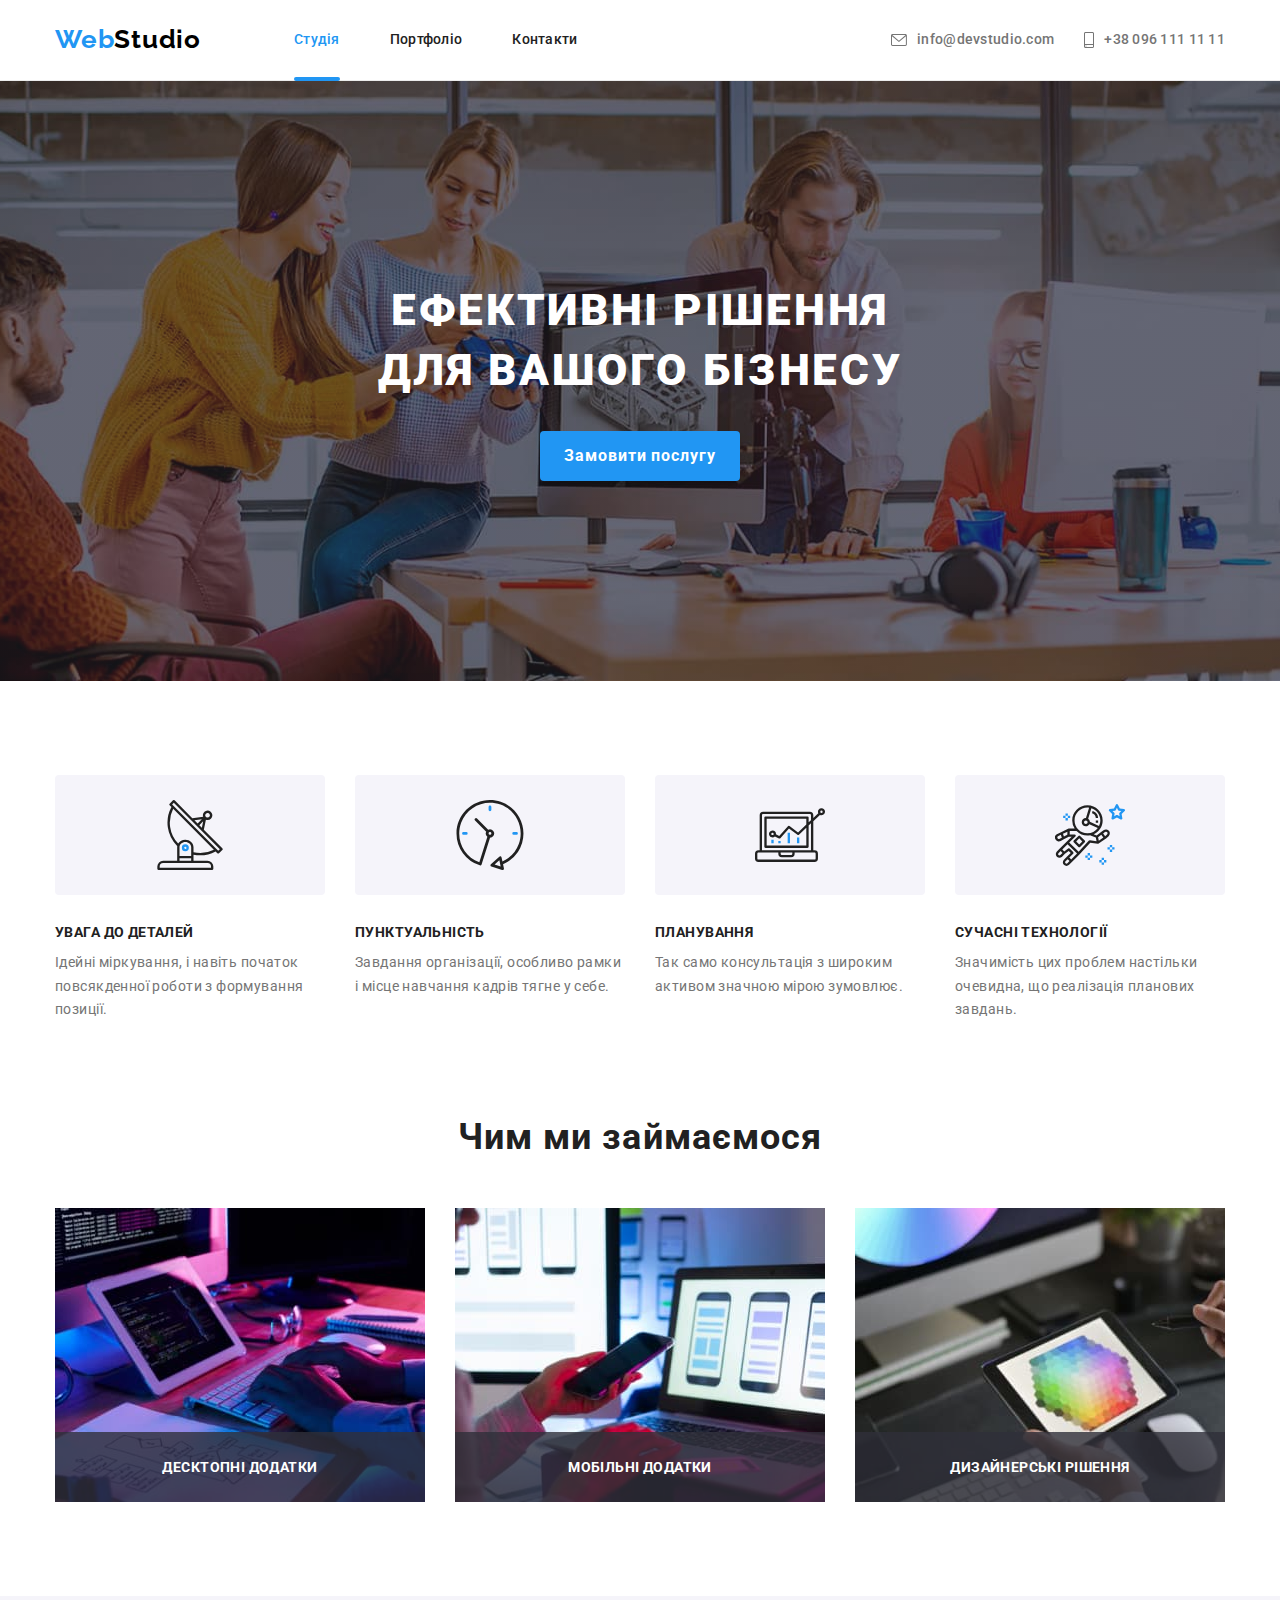
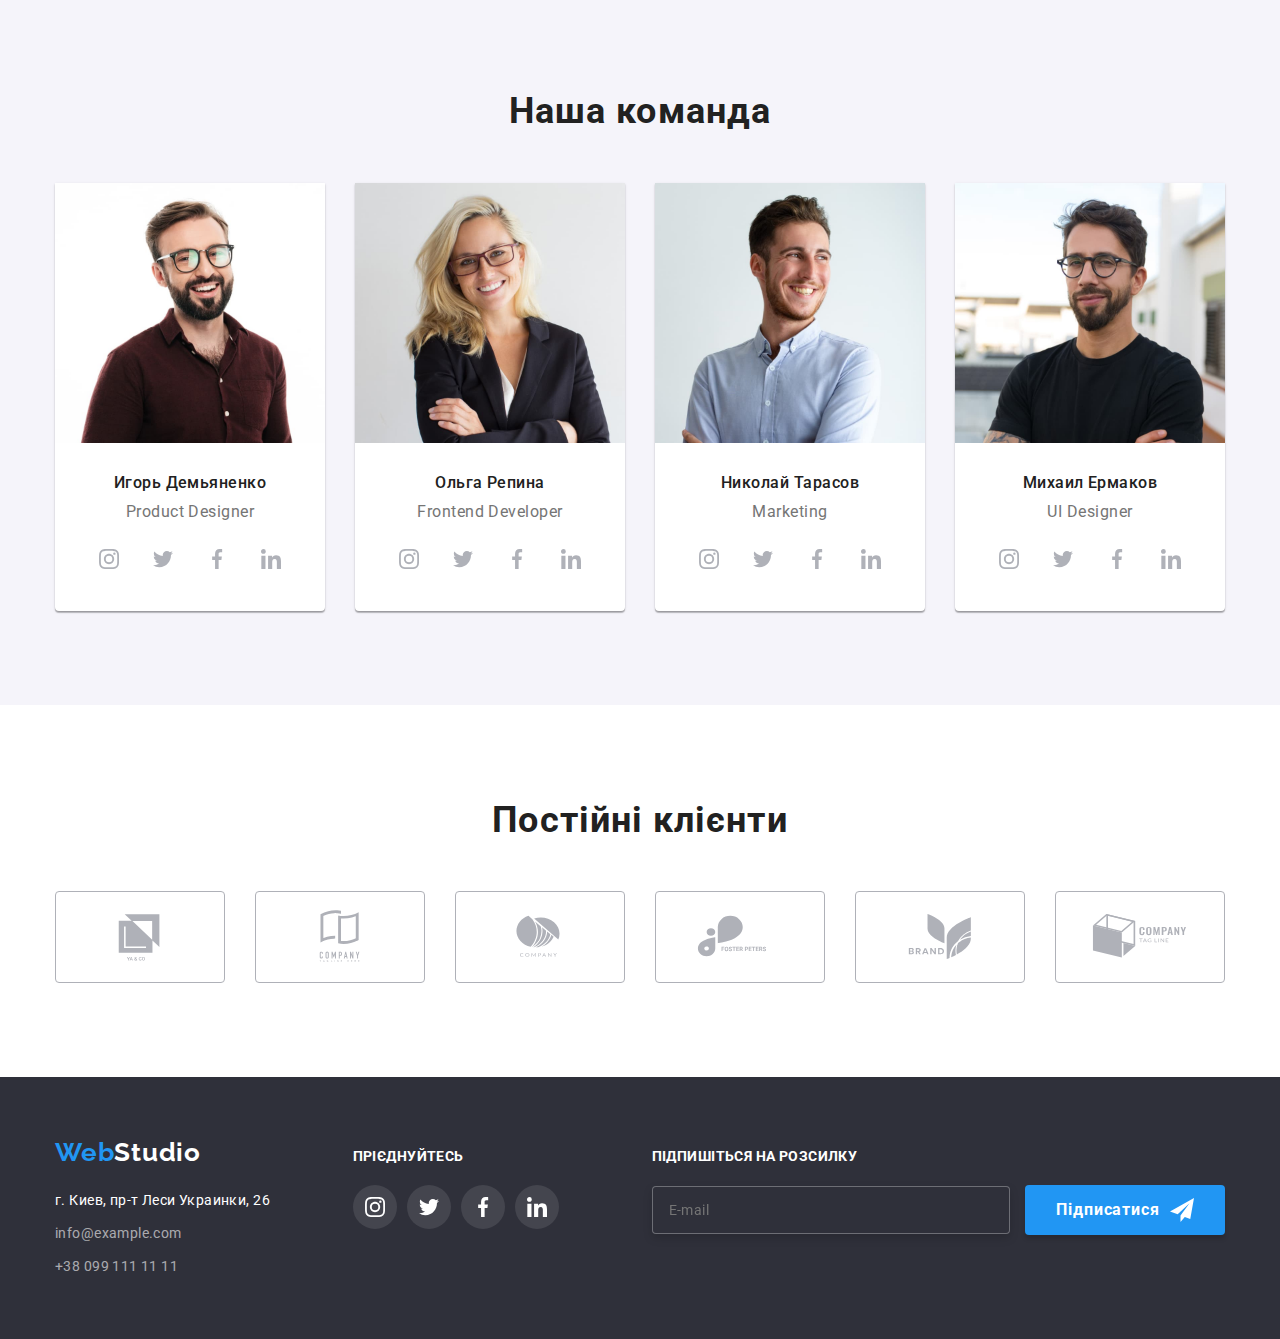
<file: index.html>
<!DOCTYPE html>
<html lang="ua">
<head>
    <meta charset="UTF-8">
    <meta http-equiv="X-UA-Compatible" content="IE=edge">
    <meta name="viewport" content="width=device-width, initial-scale=1.0">
    <title lang="en">HOME WORK 7</title>
    <link href="https://fonts.googleapis.com/css2?family=Raleway:wght@700&family=Roboto:wght@400;500;700;900&display=swap" rel="stylesheet">
    <link rel="stylesheet" href="./css/main.min.css">
</head>
<body>
    <header class="header">
        <div class=" header__container container">
            <nav class="main-nav">
              <a href="/" lang="en" class="logo logo__header">
                  <span class="logo__first-part">Web</span>Studio
              </a>
          
              <ul class="site-nav">
                  <li class="site-nav__item"><a href="./index.html" class="site-nav__link site-nav__link--current">Студія</a></li>
                  <li class="site-nav__item"><a href="./portfolio.html" class="site-nav__link">Портфоліо</a></li>
                  <li class="site-nav__item"><a href="" class="site-nav__link">Контакти</a></li>
              </ul>
            </nav>
              <ul class="contact-nav">
                  <li class="contact-nav__item">
                    <a href="mailto:info@devstudio.com" class="contact-nav__link">
                    <svg class="contact-nav__icon" width="16px" height="12px">
                        <use href="./images/icons.svg#icon-envelope"> </use>
                    </svg>
                    info@devstudio.com</a></li>
                  <li class="contact-nav__item">
                    <a href="tel:+380961111111" class="contact-nav__link">
                    <svg class="contact-nav__icon" width="10px" height="16px">
                    <use href="./images/icons.svg#icon-smartphone"> </use>
                </svg>
                    +38 096 111 11 11</a></li>
              </ul>
            </div>
    </header>
    
    <main>
        <section class="hero">
            <div class="container">
                <h1 class="hero__title">Ефективні рішення<br> для вашого бізнесу</h1>
                <button type="button" class="button" data-modal-open>Замовити послугу</button>
            </div>   
        </section>
        
            <!--Секція особливостей-->
        <section class="section">
            <div class="container">
                <!--we will hide this title later-->
                <h2 class="visually-hidden">Особливості</h2>
                <ul class="features">
                    <li class="features__item">
                        <div class="features__icon-box">
                        <svg width="70px" height="70px">
                            <use href="./images/icons.svg#icon-antenna"></use>
                        </svg>
                        </div>
                        <h3 class="features__title">Увага до деталей</h3>
                        <p>Ідейні міркування, і навіть початок повсякденної роботи з формування позиції.</p>
                    </li>
                    <li class="features__item">
                        <div class="features__icon-box">
                            <svg width="70px" height="70px">
                                <use href="./images/icons.svg#icon-clock"></use>
                            </svg>
                        </div>
                        <h3 class="features__title">Пунктуальність</h3>
                        <p>Завдання організації, особливо рамки і місце навчання кадрів тягне у себе.</p>
                    </li>
                    <li class="features__item">
                        <div class="features__icon-box">
                            <svg width="70px" height="70px">
                                <use href="./images/icons.svg#icon-diagram"></use>
                            </svg>
                        </div>
                        <h3 class="features__title">Планування</h3>
                        <p>Так само консультація з широким активом значною мірою зумовлює.</p>
                    </li>
                    <li class="features__item">
                        <div class="features__icon-box">
                            <svg width="70px" height="70px">
                                <use href="./images/icons.svg#icon-astronaut"></use>
                            </svg>
                        </div>
                        <h3 class="features__title">Сучасні технології</h3>
                        <p>Значимість цих проблем настільки очевидна, що реалізація планових завдань.</p>
                    </li>
                </ul>
            </div>
        </section>
    <!--Секція з прикладами робот -->
        <section class="section section--without-top-padding">
            <div class="container">
                 <h2 class="section__title">Чим ми займаємося</h2>
                <ul class="work-list">
                    <li class="work-list__item">
                        <div class="work-list__meta">
                        <img src="./images/design_for_pc.jpg" alt="Десктопні додатки" width="370">
                        <p class="work-list__title">Десктопні додатки</p>
                        </div>
                    </li>
                    <li class="work-list__item">
                        <div class="work-list__meta">
                        <img src="./images/design_for_smartphone.jpg" alt="Мобільні додатки" width="370">
                        <p class="work-list__title">Мобільні додатки</p>
                    </div>
                    </li>
                    <li class="work-list__item">
                        <div class="work-list__meta">
                        <img src="./images/design_for_tablet.jpg" alt="Дизайнерські рішення" width="370">
                        <p class="work-list__title">Дизайнерські рішення</p>
                    </div>
                    </li>
                </ul>
            </div>
        </section>

        <!--Секція команди-->
        <section class="section section--second-background">
            <div class="container">
                <h2 class="section__title">Наша команда</h2>
                <ul class="team-list">
                    <li class="team-list__item">
                        <img src="./images/igor.jpg" alt="Игорь Демьяненко" width="270">
                        <div class="team-list__content">
                            <h3 class="team-list__title" lang="ru">Игорь Демьяненко</h3>
                            <p lang="en">Product Designer</p>
                            <ul class="social-network social-network--team">
                                <li class="social-network__item">
                                    <a href="https://www.instagram.com/" class="social-network__link social-network__link--team" aria-label="Інстаграм">
                                        <svg width="20px" height="20px">
                                            <use href="./images/icons.svg#icon-instagram"></use>
                                        </svg>
                                    </a>
                                </li>
                                <li class="social-network__item">
                                    <a href="https://twitter.com/" class="social-network__link social-network__link--team" aria-label="Твіттер">
                                        <svg width="20px" height="20px">
                                            <use href="./images/icons.svg#icon-twitter"> </use>
                                        </svg>
            
                                    </a>
                                </li>
                                <li class="social-network__item">
                                    <a href="https://www.facebook.com/" class="social-network__link social-network__link--team" aria-label="Фейсбук">
                                        <svg width="20px" height="20px">
                                            <use href="./images/icons.svg#icon-facebook"> </use>
                                        </svg>
                                    </a>
                                </li>
                                <li class="social-network__item">
                                    <a href="https://www.linkedin.com/" class="social-network__link social-network__link--team" aria-label="Лінкедін">
                                        <svg width="20px" height="20px">
                                            <use href="./images/icons.svg#icon-linkedin"> </use>
                                        </svg>
                                    </a>
                                </li>
                            </ul>
                        </div>
                    </li>
                    <li class="team-list__item">
                        <img src="./images/olga.jpg" alt="Ольга Репина" width="270">
                        <div class="team-list__content">
                            <h3 class="team-list__title" lang="ru">Ольга Репина</h3>
                            <p lang="en">Frontend Developer</p>
                            <ul class="social-network social-network--team">
                                <li class="social-network__item">
                                    <a href="https://www.instagram.com/" class="social-network__link social-network__link--team" aria-label="Інстаграм">
                                        <svg width="20px" height="20px">
                                            <use href="./images/icons.svg#icon-instagram"></use>
                                        </svg>
                                    </a>
                                </li>
                                <li class="social-network__item">
                                    <a href="https://twitter.com/" class="social-network__link social-network__link--team" aria-label="Твіттер">
                                        <svg width="20px" height="20px">
                                            <use href="./images/icons.svg#icon-twitter"> </use>
                                        </svg>
            
                                    </a>
                                </li>
                                <li class="social-network__item">
                                    <a href="https://www.facebook.com/" class="social-network__link social-network__link--team" aria-label="Фейсбук">
                                        <svg width="20px" height="20px">
                                            <use href="./images/icons.svg#icon-facebook"> </use>
                                        </svg>
                                    </a>
                                </li>
                                <li class="social-network__item">
                                    <a href="https://www.linkedin.com/" class="social-network__link social-network__link--team" aria-label="Лінкедін">
                                        <svg width="20px" height="20px">
                                            <use href="./images/icons.svg#icon-linkedin"> </use>
                                        </svg>
                                    </a>
                                </li>
                            </ul>
                        </div></li>
                    <li class="team-list__item">
                        <img src="./images/nikolay.jpg" alt="Николай Тарасов" width="270">
                        <div class="team-list__content">
                            <h3 class="team-list__title" lang="ru">Николай Тарасов</h3>
                            <p lang="en">Marketing</p>
                            <ul class="social-network social-network--team">
                                <li class="social-network__item">
                                    <a href="https://www.instagram.com/" class="social-network__link social-network__link--team" aria-label="Інстаграм">
                                        <svg width="20px" height="20px">
                                            <use href="./images/icons.svg#icon-instagram"></use>
                                        </svg>
                                    </a>
                                </li>
                                <li class="social-network__item">
                                    <a href="https://twitter.com/" class="social-network__link social-network__link--team" aria-label="Твіттер">
                                        <svg width="20px" height="20px">
                                            <use href="./images/icons.svg#icon-twitter"> </use>
                                        </svg>
            
                                    </a>
                                </li>
                                <li class="social-network__item">
                                    <a href="https://www.facebook.com/" class="social-network__link social-network__link--team" aria-label="Фейсбук">
                                        <svg width="20px" height="20px">
                                            <use href="./images/icons.svg#icon-facebook"> </use>
                                        </svg>
                                    </a>
                                </li>
                                <li class="social-network__item">
                                    <a href="https://www.linkedin.com/" class="social-network__link social-network__link--team" aria-label="Лінкедін">
                                        <svg width="20px" height="20px">
                                            <use href="./images/icons.svg#icon-linkedin"> </use>
                                        </svg>
                                    </a>
                                </li>
                            </ul>
                        </div></li>
                    <li class="team-list__item">
                        <img src="./images/mikhail.jpg" alt="Михаил Ермаков" width="270">
                        <div class="team-list__content">
                            <h3 class="team-list__title" lang="ru">Михаил Ермаков</h3>
                            <p lang="en">UI Designer</p>
                            <ul class="social-network social-network--team">
                                <li class="social-network__item">
                                    <a href="https://www.instagram.com/" class="social-network__link social-network__link--team" aria-label="Інстаграм">
                                        <svg width="20px" height="20px">
                                            <use href="./images/icons.svg#icon-instagram"></use>
                                        </svg>
                                    </a>
                                </li>
                                <li class="social-network__item">
                                    <a href="https://twitter.com/" class="social-network__link social-network__link--team" aria-label="Твіттер">
                                        <svg width="20px" height="20px">
                                            <use href="./images/icons.svg#icon-twitter"> </use>
                                        </svg>
            
                                    </a>
                                </li>
                                <li class="social-network__item">
                                    <a href="https://www.facebook.com/" class="social-network__link social-network__link--team" aria-label="Фейсбук">
                                        <svg width="20px" height="20px">
                                            <use href="./images/icons.svg#icon-facebook"> </use>
                                        </svg>
                                    </a>
                                </li>
                                <li class="social-network__item">
                                    <a href="https://www.linkedin.com/" class="social-network__link social-network__link--team" aria-label="Лінкедін">
                                        <svg width="20px" height="20px">
                                            <use href="./images/icons.svg#icon-linkedin"> </use>
                                        </svg>
                                    </a>
                                </li>
                            </ul>
                        </div></li>
                </ul>
            </div>
        </section>
        <!--Секція постійних клієнтів-->
        <section class="section">
            <div class="container">
                <h2 class="section__title">Постійні клієнти</h2>   
                <ul class="clients">
                    <li class="clients__item">
                        <a href="/" class="clients__link">
                            <svg width="106px" height="60px">
                                <use href="./images/icons.svg#icon-Logo_first_client"></use>
                            </svg>
                    </a></li>
                    <li class="clients__item">
                        <a href="/" class="clients__link">
                            <svg width="106px" height="60px">
                                <use href="./images/icons.svg#icon-Logo_second_client"></use>
                            </svg>
                    </a>
                    </li>
                    <li class="clients__item">
                        <a href="/" class="clients__link">
                            <svg width="106px" height="60px">
                                <use href="./images/icons.svg#icon-Logo_third_client"></use>
                            </svg>
                    </a>
                    </li>
                    <li class="clients__item">
                        <a href="/" class="clients__link">
                            <svg width="106px" height="60px">
                                <use href="./images/icons.svg#icon-Logo_fourth_client"></use>
                            </svg>
                    </a>
                    </li>
                    <li class="clients__item">
                        <a href="/" class="clients__link">
                            <svg width="106px" height="60px">
                                <use href="./images/icons.svg#icon-Logo_fifth_client"></use>
                            </svg>
                    </a>
                    </li>
                    <li class="clients__item">
                        <a href="/" class="clients__link">
                            <svg width="106px" height="60px">
                                <use href="./images/icons.svg#icon-Logo_sixth_client"></use>
                            </svg>
                    </a>
                    </li>
                </ul>
            </div>
        </section>

    </main>

    <!--Футер-->
    <footer class="footer">
        <div class="container container--footer">
            <div class="contacts">
            <a href="/" lang="en" class="logo logo__footer" aria-label="Название компании клиента">
                <span class="logo__first-part">Web</span>Studio
            </a>
            <address class="address">
                <ul class="address__list">
                    <li class="address__item"><p>г. Киев, пр-т Леси Украинки, 26</p></li>
                    <li class="address__item"><a href="mailto:info@example.com" class="address__contact">info@example.com</a></li>
                    <li class="address__item"><a href="tel:+380991111111" class="address__contact">+38 099 111 11 11</a></li>
                </ul>
            </address>
            </div>
        
            <div class="footer-social">
                <h3 class="footer-social__title">Прієднуйтесь</h3>
                    <ul class="social-network">
                        <li class="social-network__item">
                            <a href="https://www.instagram.com/" class="social-network__link social-network__link--footer" aria-label="Інстаграм">
                                <svg width="20px" height="20px">
                                    <use href="./images/icons.svg#icon-instagram_footer"></use>
                                </svg>
                            </a>
                        </li>
                        <li class="social-network__item">
                            <a href="https://twitter.com/" class="social-network__link social-network__link--footer" aria-label="Твіттер">
                                <svg width="20px" height="20px">
                                    <use href="./images/icons.svg#icon-twitter_footer"> </use>
                                </svg>

                            </a>
                        </li>
                        <li class="social-network__item">
                            <a href="https://www.facebook.com/" class="social-network__link social-network__link--footer" aria-label="Фейсбук">
                                <svg width="20px" height="20px">
                                    <use href="./images/icons.svg#icon-facebook_footer"> </use>
                                </svg>
                            </a>
                        </li>
                        <li class="social-network__item">
                            <a href="https://www.linkedin.com/" class="social-network__link social-network__link--footer" aria-label="Лінкедін">
                                <svg width="20px" height="20px">
                                    <use href="./images/icons.svg#icon-linkedin_footer"> </use>
                                </svg>
                            </a>
                        </li>
                    </ul>
            </div>
            <div>
                <h3 class="footer-social__title">Підпишіться на розсилку</h3>
                <form class="subscription">
                    <label class="subscription__label">
                    <input type="email" class="subscription__mail-input" name="email" placeholder="E-mail"/>
                    </label>
                    <button type="submit" class="button button--footer">
                        <span class="button__text"> Підписатися
                            <svg class="button__icon" width="24px" height="24px">
                                <use href="./images/icons.svg#icon-send"> </use>
                            </svg>
                        </span>
                    </button>
                  </form>
            </div>
        </div>    
    </footer>

    <!--Модальне вікно -->
<div class="backdrop is-hidden" data-modal>
   
    <div class="modal">
        <h3 class="modal__title">Залиште свої дані, ми вам передзвонимо</h3>
            <button type="button"  class="modal__close-button" data-modal-close>
                <svg class="modal__close-icon" width="30px" height="30px">
                    <use href="./images/icons.svg#close-btn"></use>
                </svg>
            </button>
            
            <form class="contact-form">
                
                <label class="contact-form__field">
                    Ім'я
                    <input type="text" name="name" class="contact-form__input">
                    <svg class="contact-form__icon" width="18px" height="18px">
                        <use href="./images/icons.svg#icon-person"> </use>
                    </svg>
                </label>
                <label class="contact-form__field">
                    Телефон
                    <input type="tel" name="tel" class="contact-form__input">
                    <svg class="contact-form__icon" width="18px" height="18px">
                        <use href="./images/icons.svg#icon-phone"> </use>
                    </svg>
                </label>
                <label class="contact-form__field">Пошта
                    <input type="email" name="mail" class="contact-form__input">
                    <svg class="contact-form__icon" width="18px" height="18px">
                        <use href="./images/icons.svg#icon-mail"> </use>
                    </svg>
                </label>
                <label class="contact-form__field">Коментар
                    <textarea class="contact-form__comment" rows="7" name="comment" placeholder="Введіть текст"></textarea>
                </label>
                <label class="contact-form__agreement">
                    <input class="contact-form__checkbox visually-hidden" type="checkbox" name="agreement" value="agreement">
                    <span class="contact-form__custom-checkbox">
                        <svg class="contact-form__custom-icon" width="16px" height="15px">
                            <use href="./images/icons.svg#icon-check"> </use>
                        </svg>
                    </span>
                    Погоджуюся з розсилкою та приймаю&nbsp;<a href="" class="contact-form__agreement-link"> Умови договору</a>
                </label>
                <button type="submit" class="button button--form">
                    Відправити
                </button>
            </form>
    </div>
</div>
<script src="./js/modal.js"></script>
</body>
</html>
</file>
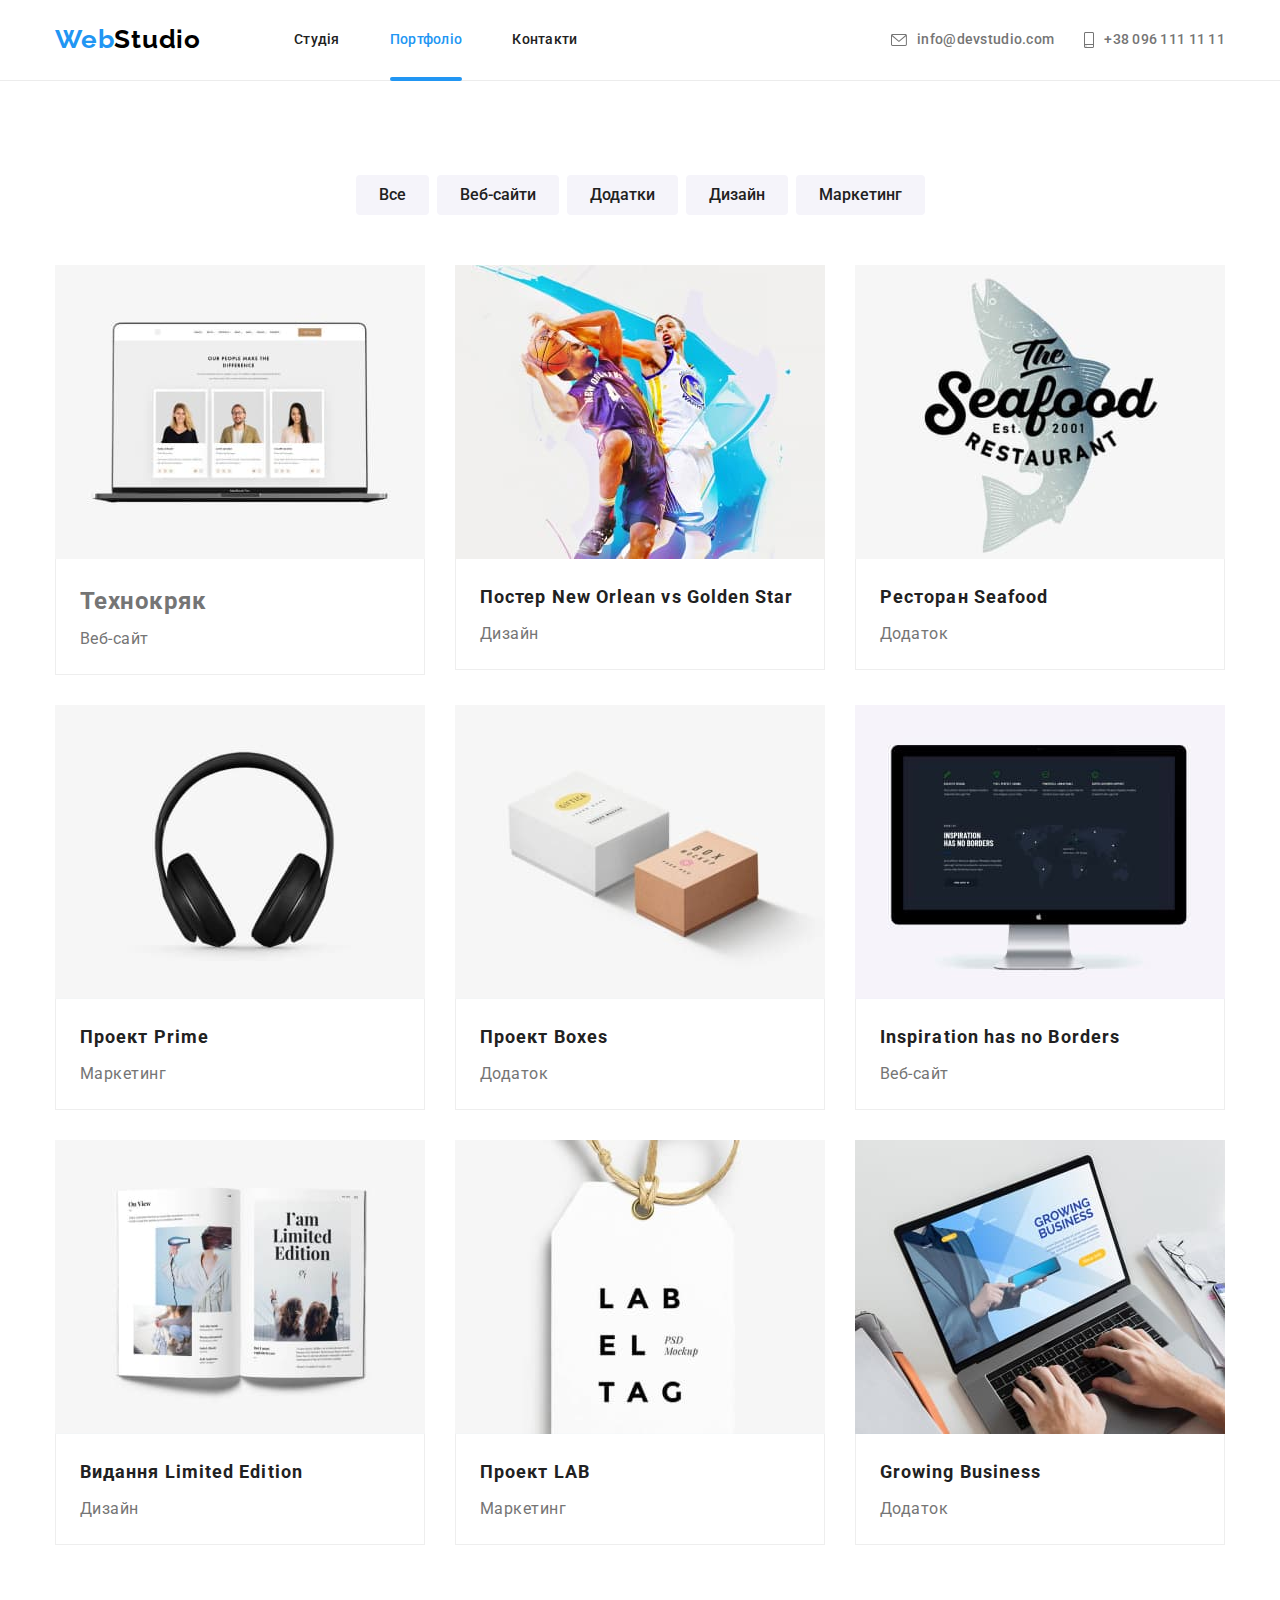
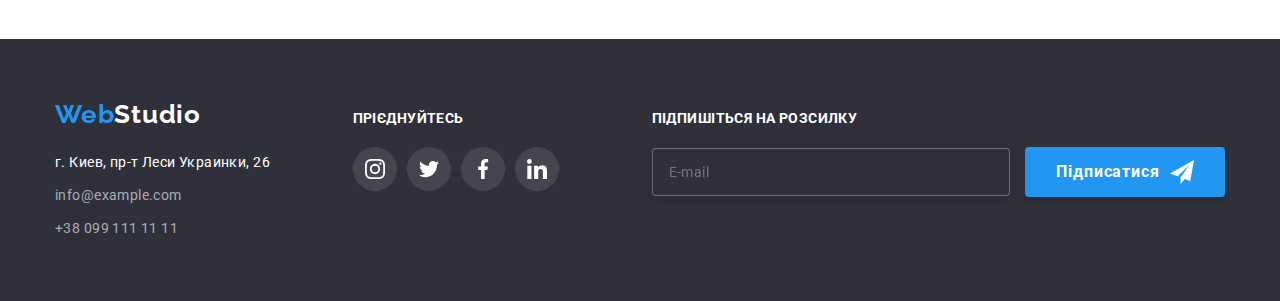
<file: portfolio.html>
<!DOCTYPE html>
<html lang="ua">
<head>
    <meta charset="UTF-8">
    <meta http-equiv="X-UA-Compatible" content="IE=edge">
    <meta name="viewport" content="width=device-width, initial-scale=1.0">
    <title lang="en">HOME WORK 7</title>
    <link href="https://fonts.googleapis.com/css2?family=Raleway:wght@700&family=Roboto:wght@400;500;700;900&display=swap" rel="stylesheet">
    <link rel="stylesheet" href="./css/main.min.css">
</head>
<body>
    <header class="header">
        <div class=" header__container container">
            <nav class="main-nav">
              <a href="/" lang="en" class="logo logo__header">
                  <span class="logo__first-part">Web</span>Studio
              </a>
          
              <ul class="site-nav">
                  <li class="site-nav__item"><a href="./index.html" class="site-nav__link ">Студія</a></li>
                  <li class="site-nav__item"><a href="./portfolio.html" class="site-nav__link site-nav__link--current">Портфоліо</a></li>
                  <li class="site-nav__item"><a href="" class="site-nav__link">Контакти</a></li>
              </ul>
            </nav>
              <ul class="contact-nav">
                  <li class="contact-nav__item">
                    <a href="mailto:info@devstudio.com" class="contact-nav__link">
                    <svg class="contact-nav__icon" width="16px" height="12px">
                        <use href="./images/icons.svg#icon-envelope"> </use>
                    </svg>
                    info@devstudio.com</a></li>
                  <li class="contact-nav__item">
                    <a href="tel:+380961111111" class="contact-nav__link">
                    <svg class="contact-nav__icon" width="10px" height="16px">
                    <use href="./images/icons.svg#icon-smartphone"> </use>
                </svg>
                    +38 096 111 11 11</a></li>
              </ul>
            </div>
    </header>

    <main>
<!-- секция с перечнем работ -->
<section class="section">
    <div class="container">
   
        <h1 class="visually-hidden">Портфоліо</h1>
        <!-- Перелік із кнопками-->
        <ul class="button-list">
            <li class="button-list__item"><button type="button" class="button-list__button">Все</button></li> 
            <li class="button-list__item"><button type="button" class="button-list__button">Веб-сайти</button></li>
            <li class="button-list__item"><button type="button" class="button-list__button">Додатки</button></li>
            <li class="button-list__item"><button type="button" class="button-list__button">Дизайн</button></li>
            <li class="button-list__item"><button type="button" class="button-list__button">Маркетинг</button></li>
        </ul>
   

        <!--Перелік з готовими проектами з портфоліо-->
        <ul class="project-list">
            <li class="project-list__item">
                <a href="./" class="project-link">
                    <div class="project-link__meta">
                    <img src="./images/website_tehnokryak.jpg" alt="робота зі створення веб-сайту Технокряк" width="370">
                    <p class="project-link__content">
                        Ресурс пропонує комплексні пропозиції з різним рівнем функціоналу та сервісів. Все це дозволить відвідувачу отримати вичерпні відомості про компанію чи приватну особу.
                    </p>
                    </div>
                    <div class="project-link__type">
                        <h2 class="project-link-title">Технокряк</h2>
                        <p>Веб-сайт</p>
                    </div>
                </a>
            </li>
            <li class="project-list__item">
                <a href="./" class="project-link">
                    <div class="project-link__meta">
                        <img src="./images/design_poster_nba.jpg" alt="робота зі створення постеру до матчу НБА" width="370">
                        <p class="project-link__content">
                            Ресурс пропонує комплексні пропозиції з різним рівнем функціоналу та сервісів. Все це дозволить відвідувачу отримати вичерпні відомості про компанію чи приватну особу.
                        </p>
                    </div>
                    <div class="project-link__type"><h2 class="project-link__title">Постер <span lang="en">New Orlean vs Golden Star</span></h2><p>Дизайн</p></div></a></li>
            <li class="project-list__item">
                <a href="./" class="project-link">
                    <div class="project-link__meta">
                        <img src="./images/app_restaurant.jpg" alt="робота зі створення додатку для ресторану морепродуктів" width="370">
                        <p class="project-link__content">
                            Ресурс пропонує комплексні пропозиції з різним рівнем функціоналу та сервісів. Все це дозволить відвідувачу отримати вичерпні відомості про компанію чи приватну особу.
                        </p>
                    </div>
                    <div class="project-link__type"><h2 class="project-link__title">Ресторан <span lang="en">Seafood</span></h2><p>Додаток</p></div></a></li>
            <li class="project-list__item">
                <a href="./" class="project-link">
                    <div class="project-link__meta">
                        <img src="./images/marketing_project_prime.jpg" alt="робота зі створення проекту Основний" width="370">
                        <p class="project-link__content">
                            Ресурс пропонує комплексні пропозиції з різним рівнем функціоналу та сервісів. Все це дозволить відвідувачу отримати вичерпні відомості про компанію чи приватну особу.
                        </p>
                    </div>
                    <div class="project-link__type"><h2 class="project-link__title">Проект <span lang="en">Prime</span></h2><p>Маркетинг</p></div></a></li>
            <li class="project-list__item">
                <a href="./" class="project-link">
                    <div class="project-link__meta">
                        <img src="./images/app_project_box.jpg" alt="робота зі створення додатку для проекту Коробки" width="370">
                        <p class="project-link__content">
                            Ресурс пропонує комплексні пропозиції з різним рівнем функціоналу та сервісів. Все це дозволить відвідувачу отримати вичерпні відомості про компанію чи приватну особу.
                        </p>
                    </div>
                    <div class="project-link__type"><h2 class="project-link__title">Проект <span lang="en">Boxes</span></h2><p>Додаток</p></div></a></li>
            <li class="project-list__item">
                <a href="./" class="project-link">
                    <div class="project-link__meta">
                        <img src="./images/website_inspiration.jpg" alt="робота зі створення веб-сайту Натхнення не має меж" width="370">
                        <p class="project-link__content">
                            Ресурс пропонує комплексні пропозиції з різним рівнем функціоналу та сервісів. Все це дозволить відвідувачу отримати вичерпні відомості про компанію чи приватну особу.
                        </p>
                    </div>
                    <div class="project-link__type"><h2 class="project-link__title" lang="en">Inspiration has no Borders</h2><p>Веб-сайт</p></div></a></li>
            <li class="project-list__item">
                <a href="./" class="project-link">
                    <div class="project-link__meta">
                        <img src="./images/design_limited_edition.jpg" alt="робота зі створення дизайну для видання Обмежений випуск" width="370">
                        <p class="project-link__content">
                            Ресурс пропонує комплексні пропозиції з різним рівнем функціоналу та сервісів. Все це дозволить відвідувачу отримати вичерпні відомості про компанію чи приватну особу.
                        </p>
                    </div>
                    <div class="project-link__type"><h2 class="project-link__title">Видання <span lang="en">Limited Edition</span></h2><p>Дизайн</p></div></a></li>
            <li class="project-list__item">
                <a href="./" class="project-link">
                    <div class="project-link__meta">
                        <img src="./images/marketing_project_lab.jpg" alt="робота зі створення проекту ЛАБ" width="370">
                        <p class="project-link__content">
                            Ресурс пропонує комплексні пропозиції з різним рівнем функціоналу та сервісів. Все це дозволить відвідувачу отримати вичерпні відомості про компанію чи приватну особу.
                        </p>
                    </div>
                    <div class="project-link__type"><h2 class="project-link__title">Проект <span lang="en">LAB</span></h2><p>Маркетинг</p></div></a></li>
            <li class="project-list__item">
                <a href="./" class="project-link">
                    <div class="project-link__meta">
                        <img src="./images/app_growing_business.jpg" alt="робота зі створення додатку Зростаючий бізнес" width="370">
                        <p class="project-link__content">
                            Ресурс пропонує комплексні пропозиції з різним рівнем функціоналу та сервісів. Все це дозволить відвідувачу отримати вичерпні відомості про компанію чи приватну особу.
                        </p>
                    </div>
                    <div class="project-link__type"><h2 class="project-link__title" lang="en">Growing Business</h2><p>Додаток</p></div></a></li>
        </ul>
    </div>
</section>
    </main>
    
   <!--Футер-->
   <footer class="footer">
    <div class="container container--footer">
        <div class="contacts">
        <a href="/" lang="en" class="logo logo__footer" aria-label="Название компании клиента">
            <span class="logo__first-part">Web</span>Studio
        </a>
        <address class="address">
            <ul class="address__list">
                <li class="address__item"><p>г. Киев, пр-т Леси Украинки, 26</p></li>
                <li class="address__item"><a href="mailto:info@example.com" class="address__contact">info@example.com</a></li>
                <li class="address__item"><a href="tel:+380991111111" class="address__contact">+38 099 111 11 11</a></li>
            </ul>
        </address>
        </div>
    
        <div class="footer-social">
            <h3 class="footer-social__title">Прієднуйтесь</h3>
                <ul class="social-network">
                    <li class="social-network__item">
                        <a href="https://www.instagram.com/" class="social-network__link social-network__link--footer" aria-label="Інстаграм">
                            <svg width="20px" height="20px">
                                <use href="./images/icons.svg#icon-instagram_footer"></use>
                            </svg>
                        </a>
                    </li>
                    <li class="social-network__item">
                        <a href="https://twitter.com/" class="social-network__link social-network__link--footer" aria-label="Твіттер">
                            <svg width="20px" height="20px">
                                <use href="./images/icons.svg#icon-twitter_footer"> </use>
                            </svg>

                        </a>
                    </li>
                    <li class="social-network__item">
                        <a href="https://www.facebook.com/" class="social-network__link social-network__link--footer" aria-label="Фейсбук">
                            <svg width="20px" height="20px">
                                <use href="./images/icons.svg#icon-facebook_footer"> </use>
                            </svg>
                        </a>
                    </li>
                    <li class="social-network__item">
                        <a href="https://www.linkedin.com/" class="social-network__link social-network__link--footer" aria-label="Лінкедін">
                            <svg width="20px" height="20px">
                                <use href="./images/icons.svg#icon-linkedin_footer"> </use>
                            </svg>
                        </a>
                    </li>
                </ul>
        </div>
        <div>
            <h3 class="footer-social__title">Підпишіться на розсилку</h3>
            <form class="subscription">
                <label class="subscription__label">
                <input type="email" class="subscription__mail-input" name="email" placeholder="E-mail"/>
                </label>
                <button type="submit" class="button button--footer">
                    <span class="button__text"> Підписатися
                        <svg class="button__icon" width="24px" height="24px">
                            <use href="./images/icons.svg#icon-send"> </use>
                        </svg>
                    </span>
                </button>
              </form>
        </div>
    </div>    
</footer>

</body>
</html>
</file>
<file: css/main.min.css>
/*! modern-normalize v1.1.0 | MIT License | https://github.com/sindresorhus/modern-normalize */*,::before,::after{-webkit-box-sizing:border-box;box-sizing:border-box}html{line-height:1.15;-webkit-text-size-adjust:100%;-moz-tab-size:4;-o-tab-size:4;tab-size:4}body{margin:0;font-family:system-ui,-apple-system,"Segoe UI",Roboto,Helvetica,Arial,sans-serif,"Apple Color Emoji","Segoe UI Emoji"}hr{height:0;color:inherit}abbr[title]{-webkit-text-decoration:underline dotted;text-decoration:underline dotted}b,strong{font-weight:bolder}code,kbd,samp,pre{font-family:ui-monospace,SFMono-Regular,Consolas,"Liberation Mono",Menlo,monospace;font-size:1em}small{font-size:80%}sub,sup{font-size:75%;line-height:0;position:relative;vertical-align:baseline}sub{bottom:-0.25em}sup{top:-0.5em}table{text-indent:0;border-color:inherit}button,input,optgroup,select,textarea{font-family:inherit;font-size:100%;line-height:1.15;margin:0}button,select{text-transform:none}button,[type=button],[type=reset],[type=submit]{-webkit-appearance:button}::-moz-focus-inner{border-style:none;padding:0}:-moz-focusring{outline:1px dotted ButtonText}:-moz-ui-invalid{box-shadow:none}legend{padding:0}progress{vertical-align:baseline}::-webkit-inner-spin-button,::-webkit-outer-spin-button{height:auto}[type=search]{-webkit-appearance:textfield;outline-offset:-2px}::-webkit-search-decoration{-webkit-appearance:none}::-webkit-file-upload-button{-webkit-appearance:button;font:inherit}summary{display:list-item}body{background-color:#fff;color:#757575;font-family:"Roboto",sans-serif}h1,h2,h3,h4,p,ul{margin:0;padding:0}img{display:block;max-width:100%;height:auto}.project-list,.clients,.social-network,.work-list,.features,.contact-nav,.site-nav{list-style-type:none}.visually-hidden{position:absolute;white-space:nowrap;width:1px;height:1px;overflow:hidden;border:0;padding:0;clip:rect(0 0 0 0);-webkit-clip-path:inset(50%);clip-path:inset(50%);margin:-1px}.container{margin-left:auto;margin-right:auto;width:1200px;padding-left:15px;padding-right:15px}.container--footer{display:-webkit-box;display:-ms-flexbox;display:flex;-webkit-box-align:baseline;-ms-flex-align:baseline;align-items:baseline}.header{font-weight:500;font-size:14px;line-height:1.14;letter-spacing:.02em;border-bottom:1px solid #ececec}.header__container{display:-webkit-box;display:-ms-flexbox;display:flex;-webkit-box-align:center;-ms-flex-align:center;align-items:center}.main-nav{display:-webkit-box;display:-ms-flexbox;display:flex}.logo{text-decoration:none;font-family:"Raleway";font-weight:700;font-size:26px;line-height:1.2;letter-spacing:.03em}.logo__header{display:-webkit-box;display:-ms-flexbox;display:flex;-webkit-box-align:center;-ms-flex-align:center;align-items:center;color:#000;margin-right:93px}.logo__footer{color:#fff}.logo__first-part{color:#2196f3}.site-nav{display:-webkit-box;display:-ms-flexbox;display:flex}.site-nav__item+.site-nav__item{margin-left:50px}.site-nav__link{text-decoration:none;color:#212121;padding:32px 0;display:block;position:relative;-webkit-transition:color 250ms cubic-bezier(0.4, 0, 0.2, 1);transition:color 250ms cubic-bezier(0.4, 0, 0.2, 1)}.site-nav__link:hover,.site-nav__link:focus{color:#2196f3}.site-nav__link--current{color:#2196f3}.site-nav__link--current::after{content:"";position:absolute;left:0;bottom:-1px;width:100%;height:4px;border-radius:2px;background-color:#2196f3}.contact-nav{display:-webkit-box;display:-ms-flexbox;display:flex;margin-left:auto}.contact-nav__icon{margin-right:10px}.contact-nav__item+.contact-nav__item{margin-left:30px}.contact-nav__link{display:-webkit-box;display:-ms-flexbox;display:flex;-webkit-box-align:center;-ms-flex-align:center;align-items:center;-webkit-box-pack:center;-ms-flex-pack:center;justify-content:center;color:#757575;text-decoration:none;fill:currentColor;-webkit-transition-property:color,fill;transition-property:color,fill;-webkit-transition-duration:250ms;transition-duration:250ms;-webkit-transition-timing-function:cubic-bezier(0.4, 0, 0.2, 1);transition-timing-function:cubic-bezier(0.4, 0, 0.2, 1)}.contact-nav__link:hover,.contact-nav__link:focus{color:#2196f3;fill:#2196f3}.button{padding:0;width:200px;height:50px;border:rgba(0,0,0,0);border-radius:4px;cursor:pointer;background-color:#2196f3;color:#fff;font-weight:700;font-size:16px;line-height:1.88;letter-spacing:.06em;-webkit-box-shadow:0px 4px 4px rgba(0,0,0,.15);box-shadow:0px 4px 4px rgba(0,0,0,.15);-webkit-transition:background-color 250ms cubic-bezier(0.4, 0, 0.2, 1);transition:background-color 250ms cubic-bezier(0.4, 0, 0.2, 1)}.button--form{margin-left:auto;margin-right:auto;display:-webkit-box;display:-ms-flexbox;display:flex;-webkit-box-pack:center;-ms-flex-pack:center;justify-content:center;-webkit-box-align:center;-ms-flex-align:center;align-items:center;-ms-flex-line-pack:center;align-content:center}.button--footer{margin-left:12px}.button:hover,.button:focus{background-color:#188ce8}.button__text{display:-webkit-box;display:-ms-flexbox;display:flex;-webkit-box-align:center;-ms-flex-align:center;align-items:center;-webkit-box-pack:center;-ms-flex-pack:center;justify-content:center}.button__icon{fill:#fff;margin-left:10px}.hero{max-width:1600px;padding:200px 0;margin-left:auto;margin-right:auto;background-color:#2f303a;text-align:center;background-image:-webkit-gradient(linear, left top, right top, from(rgba(47, 48, 58, 0.4)), to(rgba(47, 48, 58, 0.4))),url(../images/hero_bg.jpg);background-image:linear-gradient(to right, rgba(47, 48, 58, 0.4), rgba(47, 48, 58, 0.4)),url(../images/hero_bg.jpg);background-position:center;background-repeat:no-repeat;background-size:cover}.hero__title{margin:0 0 30px 0;color:#fff;font-weight:900;font-size:44px;line-height:1.36;letter-spacing:.06em;text-transform:uppercase}.section{padding-top:94px;padding-bottom:94px}.section--without-top-padding{padding-top:0}.section--second-background{background-color:#f5f4fa}.section__title{margin-bottom:50px;color:#212121;font-weight:700;font-size:36px;line-height:1.17;text-align:center;letter-spacing:.03em}.features{display:-webkit-box;display:-ms-flexbox;display:flex;font-size:14px;line-height:1.71;letter-spacing:.03em}.features__title{margin-bottom:10px;color:#212121;font-weight:700;font-size:14px;line-height:1.14;text-transform:uppercase;letter-spacing:.03em}.features__item{width:270px}.features__item+.features__item{margin-left:30px}.features__icon-box{display:-webkit-box;display:-ms-flexbox;display:flex;-webkit-box-align:center;-ms-flex-align:center;align-items:center;-webkit-box-pack:center;-ms-flex-pack:center;justify-content:center;margin-bottom:30px;height:120px;border-radius:4px;background-color:#f5f4fa}.work-list{display:-webkit-box;display:-ms-flexbox;display:flex}.work-list__title{position:absolute;display:-webkit-box;display:-ms-flexbox;display:flex;-webkit-box-align:center;-ms-flex-align:center;align-items:center;-webkit-box-pack:center;-ms-flex-pack:center;justify-content:center;height:70px;bottom:0;left:0;width:100%;background-color:rgba(47,48,58,.8);font-weight:700;font-size:14px;line-height:16px;letter-spacing:.03em;text-transform:uppercase;color:#fff}.work-list__item+.work-list__item{margin-left:30px}.work-list__meta{position:relative}.team-list{font-size:16px;line-height:1.19;list-style-type:none;letter-spacing:.03em;display:-webkit-box;display:-ms-flexbox;display:flex;text-align:center}.team-list__title{margin-bottom:10px;color:#212121;font-weight:500;font-size:16px;letter-spacing:.03em}.team-list__item{background:#fff;-webkit-box-shadow:0px 1px 3px rgba(0,0,0,.12),0px 1px 1px rgba(0,0,0,.14),0px 2px 1px rgba(0,0,0,.2);box-shadow:0px 1px 3px rgba(0,0,0,.12),0px 1px 1px rgba(0,0,0,.14),0px 2px 1px rgba(0,0,0,.2);border-radius:0px 0px 4px 4px}.team-list__item+.team-list__item{margin-left:30px}.team-list__content{padding:30px 0}.social-network{display:-webkit-box;display:-ms-flexbox;display:flex;-webkit-box-pack:center;-ms-flex-pack:center;justify-content:center}.social-network--team{margin-top:16px}.social-network__link{display:-webkit-box;display:-ms-flexbox;display:flex;-webkit-box-align:center;-ms-flex-align:center;align-items:center;-webkit-box-pack:center;-ms-flex-pack:center;justify-content:center;padding:0;border:none;text-decoration:none;cursor:pointer;height:44px;width:44px;border-radius:50%}.social-network__link--team{fill:#afb1b8;-webkit-transition:background 250ms cubic-bezier(0.4, 0, 0.2, 1),fill 250ms cubic-bezier(0.4, 0, 0.2, 1);transition:background 250ms cubic-bezier(0.4, 0, 0.2, 1),fill 250ms cubic-bezier(0.4, 0, 0.2, 1)}.social-network__link--team:hover,.social-network__link--team:focus{background:#2196f3;fill:#fff}.social-network__link--footer{background:rgba(255,255,255,.1);-webkit-transition:background 250ms cubic-bezier(0.4, 0, 0.2, 1);transition:background 250ms cubic-bezier(0.4, 0, 0.2, 1)}.social-network__link--footer:hover,.social-network__link--footer:focus{background:#2196f3}.social-network__item+.social-network__item{margin-left:10px}.clients{display:-webkit-box;display:-ms-flexbox;display:flex}.clients__link{display:-webkit-box;display:-ms-flexbox;display:flex;-webkit-box-align:center;-ms-flex-align:center;align-items:center;-webkit-box-pack:center;-ms-flex-pack:center;justify-content:center;cursor:pointer;width:170px;height:92px;fill:#afb1b8;border:1px solid #afb1b8;border-radius:4px;-webkit-transition:fill 250ms cubic-bezier(0.4, 0, 0.2, 1),border 250ms cubic-bezier(0.4, 0, 0.2, 1);transition:fill 250ms cubic-bezier(0.4, 0, 0.2, 1),border 250ms cubic-bezier(0.4, 0, 0.2, 1)}.clients__link:hover,.clients__link:focus{fill:#2196f3;border:1px solid #2196f3}.clients__item+.clients__item{margin-left:30px}.footer{padding:60px 0;background-color:#2f303a;color:#fff;font-size:14px;line-height:1.71;letter-spacing:.03em}.contacts{margin-right:70px;-webkit-box-flex:1;-ms-flex-positive:1;flex-grow:1}.address{margin-top:20px;font-style:normal}.address__list{list-style-type:none}.address__item{margin-bottom:9px}.address__item:last-child{margin-bottom:0}.address__contact{color:rgba(255,255,255,.6);text-decoration:none;-webkit-transition:color 250ms cubic-bezier(0.4, 0, 0.2, 1);transition:color 250ms cubic-bezier(0.4, 0, 0.2, 1)}.address__contact:hover,.address__contact:focus{color:#2196f3}.footer-social{margin-right:93px}.footer-social__title{margin-bottom:20px;color:#fff;font-weight:700;font-size:14px;line-height:1.14;text-transform:uppercase;letter-spacing:.03em}.subscription__label{display:inline-block}.subscription__mail-input{padding:15px 0 15px 16px;width:358px;letter-spacing:.03em;background:#2f303a;color:rgba(255,255,255,.6);border:1px solid rgba(255,255,255,.3);-webkit-filter:drop-shadow(0px 4px 4px rgba(0, 0, 0, 0.15));filter:drop-shadow(0px 4px 4px rgba(0, 0, 0, 0.15));border-radius:4px}.button-list{margin-bottom:50px;list-style-type:none;display:-webkit-box;display:-ms-flexbox;display:flex;-webkit-box-pack:center;-ms-flex-pack:center;justify-content:center}.button-list__item+.button-list__item{margin-left:8px}.button-list__button{padding:6px 22px;border-radius:4px;border:1px solid rgba(0,0,0,0);background-color:#f5f4fa;color:#212121;font-family:inherit;font-weight:500;font-size:16px;line-height:1.62;cursor:pointer;-webkit-transition-property:color,background-color,border-radius,-webkit-box-shadow;transition-property:color,background-color,border-radius,-webkit-box-shadow;transition-property:color,background-color,box-shadow,border-radius;transition-property:color,background-color,box-shadow,border-radius,-webkit-box-shadow;-webkit-transition-duration:250ms;transition-duration:250ms;-webkit-transition-timing-function:cubic-bezier(0.4, 0, 0.2, 1);transition-timing-function:cubic-bezier(0.4, 0, 0.2, 1)}.button-list__button:hover,.button-list__button:focus{background-color:#2196f3;color:#fff;-webkit-box-shadow:0px 3px 1px rgba(0,0,0,.1),0px 1px 2px rgba(0,0,0,.08),0px 2px 2px rgba(0,0,0,.12);box-shadow:0px 3px 1px rgba(0,0,0,.1),0px 1px 2px rgba(0,0,0,.08),0px 2px 2px rgba(0,0,0,.12);border-radius:4px}.project-list{display:-webkit-box;display:-ms-flexbox;display:flex;-ms-flex-wrap:wrap;flex-wrap:wrap}.project-list__item{width:calc((100% - 60px)/3);margin-right:30px;margin-bottom:30px}.project-list__item:nth-child(3n){margin-right:0}.project-list__item:nth-last-child(-n+3){margin-bottom:0}.project-link{font-size:16px;line-height:1.88;color:#757575;letter-spacing:.03em;text-decoration:none;display:block;-webkit-transition:-webkit-box-shadow 250ms cubic-bezier(0.4, 0, 0.2, 1);transition:-webkit-box-shadow 250ms cubic-bezier(0.4, 0, 0.2, 1);transition:box-shadow 250ms cubic-bezier(0.4, 0, 0.2, 1);transition:box-shadow 250ms cubic-bezier(0.4, 0, 0.2, 1), -webkit-box-shadow 250ms cubic-bezier(0.4, 0, 0.2, 1)}.project-link:hover,.project-link:focus{-webkit-box-shadow:0px 1px 1px rgba(0,0,0,.12),0px 4px 4px rgba(0,0,0,.06),1px 4px 6px rgba(0,0,0,.16);box-shadow:0px 1px 1px rgba(0,0,0,.12),0px 4px 4px rgba(0,0,0,.06),1px 4px 6px rgba(0,0,0,.16)}.project-link__title{margin-bottom:4px;color:#212121;font-weight:700;font-size:18px;line-height:2;letter-spacing:.06em}.project-link__type{padding:20px 24px;border:1px solid #eee;border-top:0ch}.project-link__meta{position:relative;overflow:hidden}.project-link__content{position:absolute;padding:63px 24px;bottom:0;left:0;width:100%;height:100%;background:rgba(33,150,243,.9);font-size:18px;line-height:1.56;color:#fff;-webkit-transform:translateY(100%);transform:translateY(100%);-webkit-transition:-webkit-transform 250ms cubic-bezier(0.4, 0, 0.2, 1);transition:-webkit-transform 250ms cubic-bezier(0.4, 0, 0.2, 1);transition:transform 250ms cubic-bezier(0.4, 0, 0.2, 1);transition:transform 250ms cubic-bezier(0.4, 0, 0.2, 1), -webkit-transform 250ms cubic-bezier(0.4, 0, 0.2, 1)}.project-link:hover .project-link__content,.project-link:focus .project-link__content{-webkit-transform:translateY(0%);transform:translateY(0%)}.backdrop{position:fixed;top:0;left:0;width:100%;height:100%;background-color:rgba(0,0,0,.2)}.backdrop.is-hidden{opacity:0;pointer-events:none;visibility:hidden}.modal{position:absolute;padding:40px;top:50%;left:50%;-webkit-transform:translate(-50%, -50%) scale(1);transform:translate(-50%, -50%) scale(1);opacity:1;-webkit-transition:opacity 250ms cubic-bezier(0.4, 0, 0.2, 1) 250ms,-webkit-transform 250ms cubic-bezier(0.4, 0, 0.2, 1);transition:opacity 250ms cubic-bezier(0.4, 0, 0.2, 1) 250ms,-webkit-transform 250ms cubic-bezier(0.4, 0, 0.2, 1);transition:transform 250ms cubic-bezier(0.4, 0, 0.2, 1),opacity 250ms cubic-bezier(0.4, 0, 0.2, 1) 250ms;transition:transform 250ms cubic-bezier(0.4, 0, 0.2, 1),opacity 250ms cubic-bezier(0.4, 0, 0.2, 1) 250ms,-webkit-transform 250ms cubic-bezier(0.4, 0, 0.2, 1);height:581px;width:528px;background-color:#fff;-webkit-box-shadow:0px 1px 3px rgba(0,0,0,.12),0px 1px 1px rgba(0,0,0,.14),0px 2px 1px rgba(0,0,0,.2);box-shadow:0px 1px 3px rgba(0,0,0,.12),0px 1px 1px rgba(0,0,0,.14),0px 2px 1px rgba(0,0,0,.2);border-radius:4px}.backdrop.is-hidden .modal{-webkit-transform:translate(-50%, -50%) scale(0.5);transform:translate(-50%, -50%) scale(0.5);opacity:.5}.modal__close-button{position:absolute;top:0%;left:100%;padding:0;width:30px;height:30px;border:rgba(0,0,0,0);background-color:#fff;cursor:pointer;margin-left:-38px;margin-top:8px}.modal__close-icon{border:1px solid rgba(0,0,0,.1);border-radius:50%;text-align:center;background:#fff;fill:#000;-webkit-transition:fill 250ms cubic-bezier(0.4, 0, 0.2, 1);transition:fill 250ms cubic-bezier(0.4, 0, 0.2, 1)}.modal__close-icon:hover,.modal__close-icon:focus{fill:#2196f3}.modal__title{margin-bottom:12px;font-weight:700;font-size:20px;line-height:1.15;text-align:center;letter-spacing:.03em;color:#212121}.contact-form{font-size:12px;line-height:1.17;letter-spacing:.01em}.contact-form__field{display:-webkit-box;display:-ms-flexbox;display:flex;-webkit-box-orient:vertical;-webkit-box-direction:normal;-ms-flex-direction:column;flex-direction:column;position:relative}.contact-form__field+.contact-form__field{margin-top:10px}.contact-form__field input::-webkit-input-placeholder{color:rgba(117,117,117,.5)}.contact-form__field input::-moz-placeholder{color:rgba(117,117,117,.5)}.contact-form__field input:-ms-input-placeholder{color:rgba(117,117,117,.5)}.contact-form__field input::-ms-input-placeholder{color:rgba(117,117,117,.5)}.contact-form__field input::placeholder{color:rgba(117,117,117,.5)}.contact-form__input{margin:0;padding:0;margin-top:4px;padding-left:42px;height:40px;font-size:16px;border:1px solid rgba(33,33,33,.2);border-radius:4px;cursor:pointer;-webkit-transition:border-color 250ms cubic-bezier(0.4, 0, 0.2, 1);transition:border-color 250ms cubic-bezier(0.4, 0, 0.2, 1)}.contact-form__input:focus{border-color:#2196f3;outline:none}.contact-form__icon{position:absolute;top:50%;left:12px;fill:#212121;-webkit-transition:fill 250ms cubic-bezier(0.4, 0, 0.2, 1);transition:fill 250ms cubic-bezier(0.4, 0, 0.2, 1)}.contact-form__input:focus~.contact-form__icon{fill:#2196f3}.contact-form__comment{resize:none;padding:12px 16px;margin-top:4px;border:1px solid rgba(33,33,33,.2);border-radius:4px;cursor:pointer;-webkit-transition:border-color 250ms cubic-bezier(0.4, 0, 0.2, 1);transition:border-color 250ms cubic-bezier(0.4, 0, 0.2, 1)}.contact-form__comment:focus{border-color:#2196f3;outline:none}.contact-form__agreement{position:relative;display:-webkit-box;display:-ms-flexbox;display:flex;-webkit-box-align:center;-ms-flex-align:center;align-items:center;-webkit-box-pack:center;-ms-flex-pack:center;justify-content:center;margin-top:20px;margin-bottom:30px;font-size:14px;line-height:1.71;letter-spacing:.03em}.contact-form__agreement-link{color:#2196f3}.contact-form__custom-icon{position:absolute;top:50%;left:20px;-webkit-transform:translateY(-50%);transform:translateY(-50%)}.contact-form__custom-checkbox{display:inline-block;-ms-flex-line-pack:center;align-content:center;width:16px;height:15px;margin-right:8px;border:2px solid #212121;border-radius:4px;fill:#fff}.contact-form__checkbox:checked+.contact-form__custom-checkbox{border-color:#2196f3;background-origin:border-box;background-size:contain;background-color:#2196f3}/*# sourceMappingURL=main.min.css.map */
</file>
